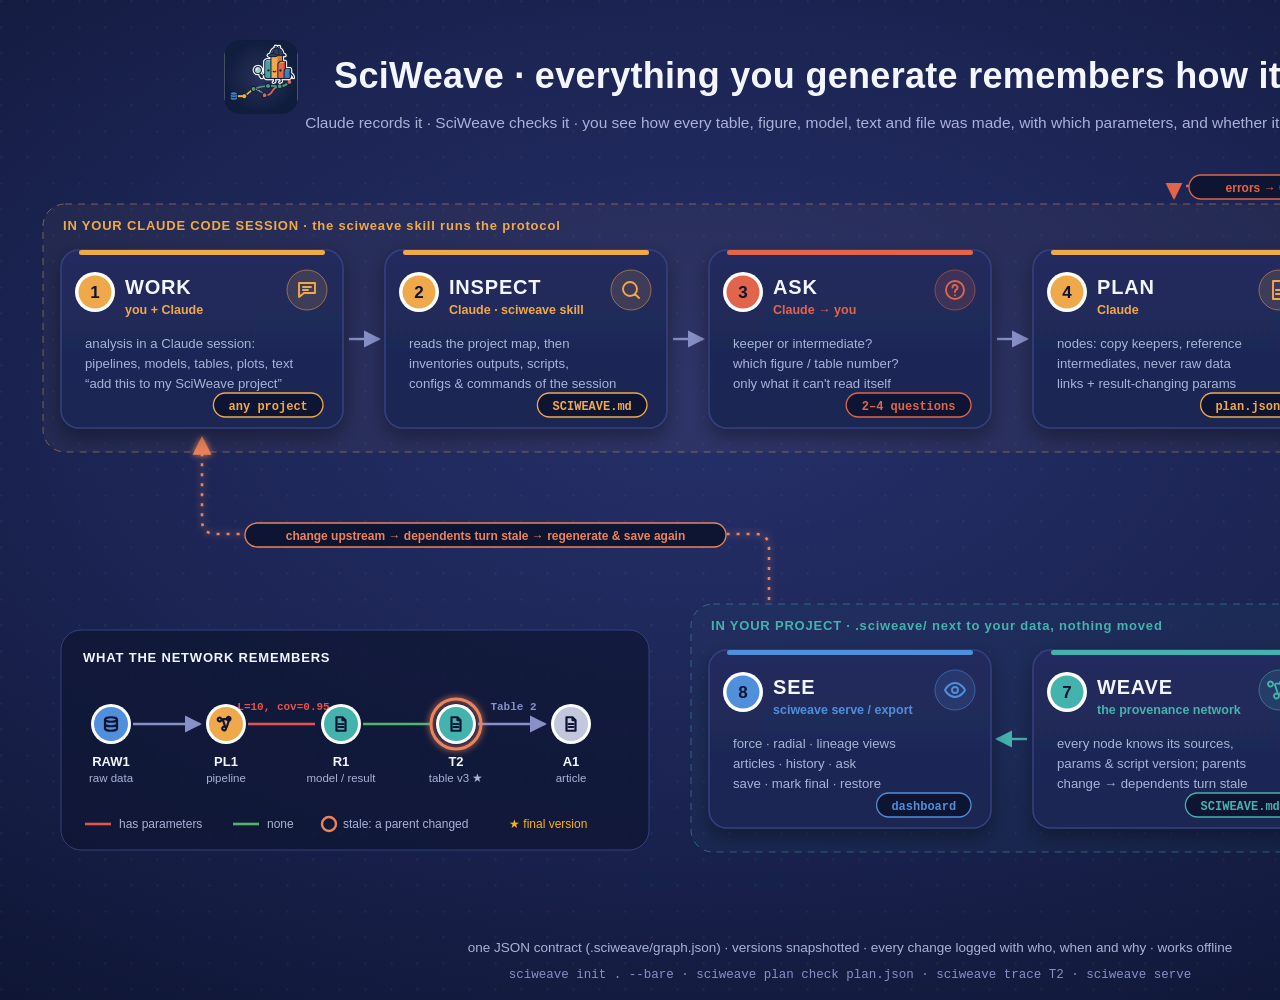
<file: assets/flowchart/flowchart.html>
<!doctype html><html><head><meta charset="utf-8"><style>html,body{margin:0;background:#0e1533}svg{display:block}</style></head><body><svg xmlns="http://www.w3.org/2000/svg" xmlns:xlink="http://www.w3.org/1999/xlink" viewBox="0 0 1700 1000" width="1700" height="1000"><defs>
  <radialGradient id="bg" cx="42%" cy="40%" r="75%"><stop offset="0" stop-color="#26306a"/><stop offset="0.55" stop-color="#1a2350"/><stop offset="1" stop-color="#0e1533"/></radialGradient>
  <linearGradient id="cardGrad" x1="0" y1="0" x2="0" y2="1"><stop offset="0" stop-color="#222c5e"/><stop offset="1" stop-color="#1c2552"/></linearGradient>
  <pattern id="dots" width="26" height="26" patternUnits="userSpaceOnUse"><circle cx="1.5" cy="1.5" r="1.2" fill="#ffffff" fill-opacity="0.045"/></pattern>
  <filter id="shadow" x="-10%" y="-10%" width="120%" height="130%"><feDropShadow dx="0" dy="8" stdDeviation="10" flood-color="#000" flood-opacity="0.35"/></filter>
  <filter id="glow" x="-20%" y="-20%" width="140%" height="140%"><feGaussianBlur stdDeviation="3" result="b"/><feMerge><feMergeNode in="b"/><feMergeNode in="SourceGraphic"/></feMerge></filter>
  <clipPath id="logoClip"><rect x="0" y="0" width="74" height="74" rx="16"/></clipPath>
  <marker id="ah8791c8" viewBox="0 -5 10 10" refX="8" refY="0" markerWidth="8" markerHeight="8" orient="auto"><path d="M0,-4.5L9,0L0,4.5Z" fill="#8791c8"/></marker><marker id="ahf0a94a" viewBox="0 -5 10 10" refX="8" refY="0" markerWidth="8" markerHeight="8" orient="auto"><path d="M0,-4.5L9,0L0,4.5Z" fill="#f0a94a"/></marker><marker id="ahe2644a" viewBox="0 -5 10 10" refX="8" refY="0" markerWidth="8" markerHeight="8" orient="auto"><path d="M0,-4.5L9,0L0,4.5Z" fill="#e2644a"/></marker><marker id="ah44b3ad" viewBox="0 -5 10 10" refX="8" refY="0" markerWidth="8" markerHeight="8" orient="auto"><path d="M0,-4.5L9,0L0,4.5Z" fill="#44b3ad"/></marker><marker id="ah4f8fdb" viewBox="0 -5 10 10" refX="8" refY="0" markerWidth="8" markerHeight="8" orient="auto"><path d="M0,-4.5L9,0L0,4.5Z" fill="#4f8fdb"/></marker><marker id="ahec835a" viewBox="0 -5 10 10" refX="8" refY="0" markerWidth="8" markerHeight="8" orient="auto"><path d="M0,-4.5L9,0L0,4.5Z" fill="#ec835a"/></marker>
</defs><rect width="1700" height="1000" fill="url(#bg)"/><rect width="1700" height="1000" fill="url(#dots)"/><g transform="translate(224,40)"><image href="[data-uri]" xlink:href="[data-uri]" width="74" height="74" clip-path="url(#logoClip)"/></g><text x="900" y="88" font-size="36" font-weight="800" fill="#f3f5ff" text-anchor="middle" font-family="Inter, 'Segoe UI', Helvetica, Arial, sans-serif" letter-spacing="0.3" opacity="1">SciWeave · everything you generate remembers how it was made</text><text x="850" y="128" font-size="15.5" font-weight="400" fill="#aab2d8" text-anchor="middle" font-family="Inter, 'Segoe UI', Helvetica, Arial, sans-serif" letter-spacing="0" opacity="1">Claude records it  ·  SciWeave checks it  ·  you see how every table, figure, model, text and file was made, with which parameters, and whether it is still up to date</text><rect x="43" y="204" width="1290" height="248" rx="22" fill="#f0a94a" fill-opacity="0.04" stroke="#f0a94a" stroke-opacity="0.45" stroke-dasharray="7 6"/><text x="63" y="230" font-size="13" font-weight="800" fill="#f0a94a" text-anchor="start" font-family="Inter, 'Segoe UI', Helvetica, Arial, sans-serif" letter-spacing="0.8" opacity="1">IN YOUR CLAUDE CODE SESSION · the sciweave skill runs the protocol</text><rect x="691" y="604" width="966" height="248" rx="22" fill="#44b3ad" fill-opacity="0.04" stroke="#44b3ad" stroke-opacity="0.45" stroke-dasharray="7 6"/><text x="711" y="630" font-size="13" font-weight="800" fill="#44b3ad" text-anchor="start" font-family="Inter, 'Segoe UI', Helvetica, Arial, sans-serif" letter-spacing="0.8" opacity="1">IN YOUR PROJECT · .sciweave/ next to your data, nothing moved</text><path d="M349,339 L379,339" fill="none" stroke="#8791c8" stroke-width="2.4"  marker-end="url(#ah8791c8)" /><path d="M673,339 L703,339" fill="none" stroke="#8791c8" stroke-width="2.4"  marker-end="url(#ah8791c8)" /><path d="M997,339 L1027,339" fill="none" stroke="#8791c8" stroke-width="2.4"  marker-end="url(#ah8791c8)" /><path d="M1321,339 L1351,339" fill="none" stroke="#44b3ad" stroke-width="2.4"  marker-end="url(#ah44b3ad)" /><path d="M1538,248 L1538,186 L1174,186 L1174,198" fill="none" stroke="#e2644a" stroke-width="2.4" stroke-dasharray="8 6" marker-end="url(#ahe2644a)" /><rect x="1189" y="175" width="334" height="24" rx="12" fill="#0e1533" stroke="#e2644a" stroke-width="1.3"/><text x="1356" y="192" font-size="12" font-weight="600" fill="#e2644a" text-anchor="middle" font-family="Inter, 'Segoe UI', Helvetica, Arial, sans-serif" letter-spacing="0" opacity="1">errors → Claude fixes the plan → check again</text><path d="M1498,434 L1498,596" fill="none" stroke="#e2644a" stroke-width="2.6"  marker-end="url(#ahe2644a)" /><rect x="1439.5" y="505" width="117" height="24" rx="12" fill="#0e1533" stroke="#e2644a" stroke-width="1.3"/><text x="1498" y="522" font-size="12" font-weight="600" fill="#e2644a" text-anchor="middle" font-family="Inter, 'Segoe UI', Helvetica, Arial, sans-serif" letter-spacing="0" opacity="1">you approve ✓</text><path d="M1351,739 L1321,739" fill="none" stroke="#44b3ad" stroke-width="2.4"  marker-end="url(#ah44b3ad)" /><path d="M1027,739 L997,739" fill="none" stroke="#44b3ad" stroke-width="2.4"  marker-end="url(#ah44b3ad)" /><path d="M769,600 L769,548 Q769,534 755,534 L216,534 Q202,534 202,520 L202,438" fill="none" stroke="#ec835a" stroke-width="2.6" stroke-dasharray="3 7" marker-end="url(#ahec835a)" filter="url(#glow)"/><rect x="245" y="523" width="481" height="24" rx="12" fill="#0e1533" stroke="#ec835a" stroke-width="1.3"/><text x="485.5" y="540" font-size="12" font-weight="600" fill="#ec835a" text-anchor="middle" font-family="Inter, 'Segoe UI', Helvetica, Arial, sans-serif" letter-spacing="0" opacity="1">change upstream → dependents turn stale → regenerate &amp; save again</text><g filter="url(#shadow)"><rect x="61" y="250" width="282" height="178" rx="18" fill="url(#cardGrad)" stroke="#34407e" stroke-width="1.5"/></g><rect x="79" y="250" width="246" height="5" rx="2.5" fill="#f0a94a"/><circle cx="95" cy="292" r="20" fill="#ffffff"/><circle cx="95" cy="292" r="16.5" fill="#f0a94a"/><text x="95" y="298" font-size="17" font-weight="800" fill="#0e1533" text-anchor="middle" font-family="Inter, 'Segoe UI', Helvetica, Arial, sans-serif" letter-spacing="0" opacity="1">1</text><text x="125" y="294" font-size="20" font-weight="800" fill="#f3f5ff" text-anchor="start" font-family="Inter, 'Segoe UI', Helvetica, Arial, sans-serif" letter-spacing="0.8" opacity="1">WORK</text><text x="125" y="314" font-size="12.5" font-weight="600" fill="#f0a94a" text-anchor="start" font-family="Inter, 'Segoe UI', Helvetica, Arial, sans-serif" letter-spacing="0" opacity="1">you + Claude</text><circle cx="307" cy="290" r="20" fill="#f0a94a" fill-opacity="0.14" stroke="#f0a94a" stroke-opacity="0.5"/><g transform="translate(295,278) scale(1)"><path d="M4 5h16v10H9l-5 4zM8 9h8M8 12h5" fill="none" stroke="#f0a94a" stroke-width="1.8999999999999997" stroke-linecap="round" stroke-linejoin="round"/></g><text x="85" y="348" font-size="13.2" font-weight="400" fill="#aab2d8" text-anchor="start" font-family="Inter, 'Segoe UI', Helvetica, Arial, sans-serif" letter-spacing="0" opacity="1">analysis in a Claude session:</text><text x="85" y="368" font-size="13.2" font-weight="400" fill="#aab2d8" text-anchor="start" font-family="Inter, 'Segoe UI', Helvetica, Arial, sans-serif" letter-spacing="0" opacity="1">pipelines, models, tables, plots, text</text><text x="85" y="388" font-size="13.2" font-weight="400" fill="#aab2d8" text-anchor="start" font-family="Inter, 'Segoe UI', Helvetica, Arial, sans-serif" letter-spacing="0" opacity="1">“add this to my SciWeave project”</text><rect x="213.39999999999998" y="393" width="109.6" height="24" rx="12" fill="#0e1533" stroke="#f0a94a" stroke-width="1.3"/><text x="268.2" y="410" font-size="12" font-weight="600" fill="#f0a94a" text-anchor="middle" font-family="'JetBrains Mono', Consolas, Menlo, monospace" letter-spacing="0" opacity="1">any project</text><g filter="url(#shadow)"><rect x="385" y="250" width="282" height="178" rx="18" fill="url(#cardGrad)" stroke="#34407e" stroke-width="1.5"/></g><rect x="403" y="250" width="246" height="5" rx="2.5" fill="#f0a94a"/><circle cx="419" cy="292" r="20" fill="#ffffff"/><circle cx="419" cy="292" r="16.5" fill="#f0a94a"/><text x="419" y="298" font-size="17" font-weight="800" fill="#0e1533" text-anchor="middle" font-family="Inter, 'Segoe UI', Helvetica, Arial, sans-serif" letter-spacing="0" opacity="1">2</text><text x="449" y="294" font-size="20" font-weight="800" fill="#f3f5ff" text-anchor="start" font-family="Inter, 'Segoe UI', Helvetica, Arial, sans-serif" letter-spacing="0.8" opacity="1">INSPECT</text><text x="449" y="314" font-size="12.5" font-weight="600" fill="#f0a94a" text-anchor="start" font-family="Inter, 'Segoe UI', Helvetica, Arial, sans-serif" letter-spacing="0" opacity="1">Claude · sciweave skill</text><circle cx="631" cy="290" r="20" fill="#f0a94a" fill-opacity="0.14" stroke="#f0a94a" stroke-opacity="0.5"/><g transform="translate(619,278) scale(1)"><path d="M11 4a7 7 0 1 0 0 14 7 7 0 0 0 0-14zM20 20l-4-4" fill="none" stroke="#f0a94a" stroke-width="1.8999999999999997" stroke-linecap="round" stroke-linejoin="round"/></g><text x="409" y="348" font-size="13.2" font-weight="400" fill="#aab2d8" text-anchor="start" font-family="Inter, 'Segoe UI', Helvetica, Arial, sans-serif" letter-spacing="0" opacity="1">reads the project map, then</text><text x="409" y="368" font-size="13.2" font-weight="400" fill="#aab2d8" text-anchor="start" font-family="Inter, 'Segoe UI', Helvetica, Arial, sans-serif" letter-spacing="0" opacity="1">inventories outputs, scripts,</text><text x="409" y="388" font-size="13.2" font-weight="400" fill="#aab2d8" text-anchor="start" font-family="Inter, 'Segoe UI', Helvetica, Arial, sans-serif" letter-spacing="0" opacity="1">configs &amp; commands of the session</text><rect x="537.4000000000001" y="393" width="109.6" height="24" rx="12" fill="#0e1533" stroke="#f0a94a" stroke-width="1.3"/><text x="592.2" y="410" font-size="12" font-weight="600" fill="#f0a94a" text-anchor="middle" font-family="'JetBrains Mono', Consolas, Menlo, monospace" letter-spacing="0" opacity="1">SCIWEAVE.md</text><g filter="url(#shadow)"><rect x="709" y="250" width="282" height="178" rx="18" fill="url(#cardGrad)" stroke="#34407e" stroke-width="1.5"/></g><rect x="727" y="250" width="246" height="5" rx="2.5" fill="#e2644a"/><circle cx="743" cy="292" r="20" fill="#ffffff"/><circle cx="743" cy="292" r="16.5" fill="#e2644a"/><text x="743" y="298" font-size="17" font-weight="800" fill="#0e1533" text-anchor="middle" font-family="Inter, 'Segoe UI', Helvetica, Arial, sans-serif" letter-spacing="0" opacity="1">3</text><text x="773" y="294" font-size="20" font-weight="800" fill="#f3f5ff" text-anchor="start" font-family="Inter, 'Segoe UI', Helvetica, Arial, sans-serif" letter-spacing="0.8" opacity="1">ASK</text><text x="773" y="314" font-size="12.5" font-weight="600" fill="#e2644a" text-anchor="start" font-family="Inter, 'Segoe UI', Helvetica, Arial, sans-serif" letter-spacing="0" opacity="1">Claude → you</text><circle cx="955" cy="290" r="20" fill="#e2644a" fill-opacity="0.14" stroke="#e2644a" stroke-opacity="0.5"/><g transform="translate(943,278) scale(1)"><path d="M12 21a9 9 0 1 0 0-18 9 9 0 0 0 0 18zM9.5 9.5a2.5 2.5 0 1 1 3.5 2.3c-.6.3-1 .8-1 1.5V14M12 17.2v.1" fill="none" stroke="#e2644a" stroke-width="1.8999999999999997" stroke-linecap="round" stroke-linejoin="round"/></g><text x="733" y="348" font-size="13.2" font-weight="400" fill="#aab2d8" text-anchor="start" font-family="Inter, 'Segoe UI', Helvetica, Arial, sans-serif" letter-spacing="0" opacity="1">keeper or intermediate?</text><text x="733" y="368" font-size="13.2" font-weight="400" fill="#aab2d8" text-anchor="start" font-family="Inter, 'Segoe UI', Helvetica, Arial, sans-serif" letter-spacing="0" opacity="1">which figure / table number?</text><text x="733" y="388" font-size="13.2" font-weight="400" fill="#aab2d8" text-anchor="start" font-family="Inter, 'Segoe UI', Helvetica, Arial, sans-serif" letter-spacing="0" opacity="1">only what it can't read itself</text><rect x="846.2" y="393" width="124.8" height="24" rx="12" fill="#0e1533" stroke="#e2644a" stroke-width="1.3"/><text x="908.6" y="410" font-size="12" font-weight="600" fill="#e2644a" text-anchor="middle" font-family="'JetBrains Mono', Consolas, Menlo, monospace" letter-spacing="0" opacity="1">2–4 questions</text><g filter="url(#shadow)"><rect x="1033" y="250" width="282" height="178" rx="18" fill="url(#cardGrad)" stroke="#34407e" stroke-width="1.5"/></g><rect x="1051" y="250" width="246" height="5" rx="2.5" fill="#f0a94a"/><circle cx="1067" cy="292" r="20" fill="#ffffff"/><circle cx="1067" cy="292" r="16.5" fill="#f0a94a"/><text x="1067" y="298" font-size="17" font-weight="800" fill="#0e1533" text-anchor="middle" font-family="Inter, 'Segoe UI', Helvetica, Arial, sans-serif" letter-spacing="0" opacity="1">4</text><text x="1097" y="294" font-size="20" font-weight="800" fill="#f3f5ff" text-anchor="start" font-family="Inter, 'Segoe UI', Helvetica, Arial, sans-serif" letter-spacing="0.8" opacity="1">PLAN</text><text x="1097" y="314" font-size="12.5" font-weight="600" fill="#f0a94a" text-anchor="start" font-family="Inter, 'Segoe UI', Helvetica, Arial, sans-serif" letter-spacing="0" opacity="1">Claude</text><circle cx="1279" cy="290" r="20" fill="#f0a94a" fill-opacity="0.14" stroke="#f0a94a" stroke-opacity="0.5"/><g transform="translate(1267,278) scale(1)"><path d="M14 3H6v18h12V7zM14 3v4h4M9 12h6M9 16h6" fill="none" stroke="#f0a94a" stroke-width="1.8999999999999997" stroke-linecap="round" stroke-linejoin="round"/></g><text x="1057" y="348" font-size="13.2" font-weight="400" fill="#aab2d8" text-anchor="start" font-family="Inter, 'Segoe UI', Helvetica, Arial, sans-serif" letter-spacing="0" opacity="1">nodes: copy keepers, reference</text><text x="1057" y="368" font-size="13.2" font-weight="400" fill="#aab2d8" text-anchor="start" font-family="Inter, 'Segoe UI', Helvetica, Arial, sans-serif" letter-spacing="0" opacity="1">intermediates, never raw data</text><text x="1057" y="388" font-size="13.2" font-weight="400" fill="#aab2d8" text-anchor="start" font-family="Inter, 'Segoe UI', Helvetica, Arial, sans-serif" letter-spacing="0" opacity="1">links + result-changing params</text><rect x="1200.6" y="393" width="94.39999999999999" height="24" rx="12" fill="#0e1533" stroke="#f0a94a" stroke-width="1.3"/><text x="1247.8" y="410" font-size="12" font-weight="600" fill="#f0a94a" text-anchor="middle" font-family="'JetBrains Mono', Consolas, Menlo, monospace" letter-spacing="0" opacity="1">plan.json</text><g filter="url(#shadow)"><rect x="1357" y="250" width="282" height="178" rx="18" fill="url(#cardGrad)" stroke="#34407e" stroke-width="1.5"/></g><rect x="1375" y="250" width="246" height="5" rx="2.5" fill="#44b3ad"/><circle cx="1391" cy="292" r="20" fill="#ffffff"/><circle cx="1391" cy="292" r="16.5" fill="#44b3ad"/><text x="1391" y="298" font-size="17" font-weight="800" fill="#0e1533" text-anchor="middle" font-family="Inter, 'Segoe UI', Helvetica, Arial, sans-serif" letter-spacing="0" opacity="1">5</text><text x="1421" y="294" font-size="20" font-weight="800" fill="#f3f5ff" text-anchor="start" font-family="Inter, 'Segoe UI', Helvetica, Arial, sans-serif" letter-spacing="0.8" opacity="1">CHECK</text><text x="1421" y="314" font-size="12.5" font-weight="600" fill="#44b3ad" text-anchor="start" font-family="Inter, 'Segoe UI', Helvetica, Arial, sans-serif" letter-spacing="0" opacity="1">sciweave plan check</text><circle cx="1603" cy="290" r="20" fill="#44b3ad" fill-opacity="0.14" stroke="#44b3ad" stroke-opacity="0.5"/><g transform="translate(1591,278) scale(1)"><path d="M12 3l8 3v6c0 4.5-3.4 8-8 9-4.6-1-8-4.5-8-9V6zM8.5 12l2.5 2.5 4.5-5" fill="none" stroke="#44b3ad" stroke-width="1.8999999999999997" stroke-linecap="round" stroke-linejoin="round"/></g><text x="1381" y="348" font-size="13.2" font-weight="400" fill="#aab2d8" text-anchor="start" font-family="Inter, 'Segoe UI', Helvetica, Arial, sans-serif" letter-spacing="0" opacity="1">paths, cycles, unknown ids,</text><text x="1381" y="368" font-size="13.2" font-weight="400" fill="#aab2d8" text-anchor="start" font-family="Inter, 'Segoe UI', Helvetica, Arial, sans-serif" letter-spacing="0" opacity="1">cosmetic params (font_size, dpi),</text><text x="1381" y="388" font-size="13.2" font-weight="400" fill="#aab2d8" text-anchor="start" font-family="Inter, 'Segoe UI', Helvetica, Arial, sans-serif" letter-spacing="0" opacity="1">outputs with no provenance</text><rect x="1501.8000000000002" y="393" width="117.19999999999999" height="24" rx="12" fill="#0e1533" stroke="#44b3ad" stroke-width="1.3"/><text x="1560.4" y="410" font-size="12" font-weight="600" fill="#44b3ad" text-anchor="middle" font-family="'JetBrains Mono', Consolas, Menlo, monospace" letter-spacing="0" opacity="1">ERROR · WARN</text><g filter="url(#shadow)"><rect x="1357" y="650" width="282" height="178" rx="18" fill="url(#cardGrad)" stroke="#34407e" stroke-width="1.5"/></g><rect x="1375" y="650" width="246" height="5" rx="2.5" fill="#44b3ad"/><circle cx="1391" cy="692" r="20" fill="#ffffff"/><circle cx="1391" cy="692" r="16.5" fill="#44b3ad"/><text x="1391" y="698" font-size="17" font-weight="800" fill="#0e1533" text-anchor="middle" font-family="Inter, 'Segoe UI', Helvetica, Arial, sans-serif" letter-spacing="0" opacity="1">6</text><text x="1421" y="694" font-size="20" font-weight="800" fill="#f3f5ff" text-anchor="start" font-family="Inter, 'Segoe UI', Helvetica, Arial, sans-serif" letter-spacing="0.8" opacity="1">APPLY</text><text x="1421" y="714" font-size="12.5" font-weight="600" fill="#44b3ad" text-anchor="start" font-family="Inter, 'Segoe UI', Helvetica, Arial, sans-serif" letter-spacing="0" opacity="1">sciweave plan apply</text><circle cx="1603" cy="690" r="20" fill="#44b3ad" fill-opacity="0.14" stroke="#44b3ad" stroke-opacity="0.5"/><g transform="translate(1591,678) scale(1)"><path d="M4 6c0-1.7 3.6-3 8-3s8 1.3 8 3-3.6 3-8 3-8-1.3-8-3zM4 6v12c0 1.7 3.6 3 8 3s8-1.3 8-3V6M4 12c0 1.7 3.6 3 8 3s8-1.3 8-3" fill="none" stroke="#44b3ad" stroke-width="1.8999999999999997" stroke-linecap="round" stroke-linejoin="round"/></g><text x="1381" y="748" font-size="13.2" font-weight="400" fill="#aab2d8" text-anchor="start" font-family="Inter, 'Segoe UI', Helvetica, Arial, sans-serif" letter-spacing="0" opacity="1">snapshot versions, log history</text><text x="1381" y="768" font-size="13.2" font-weight="400" fill="#aab2d8" text-anchor="start" font-family="Inter, 'Segoe UI', Helvetica, Arial, sans-serif" letter-spacing="0" opacity="1">(who · when · why), keep the plan,</text><text x="1381" y="788" font-size="13.2" font-weight="400" fill="#aab2d8" text-anchor="start" font-family="Inter, 'Segoe UI', Helvetica, Arial, sans-serif" letter-spacing="0" opacity="1">roll back on any failure</text><rect x="1441" y="793" width="178" height="24" rx="12" fill="#0e1533" stroke="#44b3ad" stroke-width="1.3"/><text x="1530" y="810" font-size="12" font-weight="600" fill="#44b3ad" text-anchor="middle" font-family="'JetBrains Mono', Consolas, Menlo, monospace" letter-spacing="0" opacity="1">.sciweave/graph.json</text><g filter="url(#shadow)"><rect x="1033" y="650" width="282" height="178" rx="18" fill="url(#cardGrad)" stroke="#34407e" stroke-width="1.5"/></g><rect x="1051" y="650" width="246" height="5" rx="2.5" fill="#44b3ad"/><circle cx="1067" cy="692" r="20" fill="#ffffff"/><circle cx="1067" cy="692" r="16.5" fill="#44b3ad"/><text x="1067" y="698" font-size="17" font-weight="800" fill="#0e1533" text-anchor="middle" font-family="Inter, 'Segoe UI', Helvetica, Arial, sans-serif" letter-spacing="0" opacity="1">7</text><text x="1097" y="694" font-size="20" font-weight="800" fill="#f3f5ff" text-anchor="start" font-family="Inter, 'Segoe UI', Helvetica, Arial, sans-serif" letter-spacing="0.8" opacity="1">WEAVE</text><text x="1097" y="714" font-size="12.5" font-weight="600" fill="#44b3ad" text-anchor="start" font-family="Inter, 'Segoe UI', Helvetica, Arial, sans-serif" letter-spacing="0" opacity="1">the provenance network</text><circle cx="1279" cy="690" r="20" fill="#44b3ad" fill-opacity="0.14" stroke="#44b3ad" stroke-opacity="0.5"/><g transform="translate(1267,678) scale(1)"><path d="M6 6a2.5 2.5 0 1 0 0 .1M18 5a2.5 2.5 0 1 0 0 .1M12 18a2.5 2.5 0 1 0 0 .1M8 7l3 9M16 7l-3 9M8.5 5.6h7" fill="none" stroke="#44b3ad" stroke-width="1.8999999999999997" stroke-linecap="round" stroke-linejoin="round"/></g><text x="1057" y="748" font-size="13.2" font-weight="400" fill="#aab2d8" text-anchor="start" font-family="Inter, 'Segoe UI', Helvetica, Arial, sans-serif" letter-spacing="0" opacity="1">every node knows its sources,</text><text x="1057" y="768" font-size="13.2" font-weight="400" fill="#aab2d8" text-anchor="start" font-family="Inter, 'Segoe UI', Helvetica, Arial, sans-serif" letter-spacing="0" opacity="1">params &amp; script version; parents</text><text x="1057" y="788" font-size="13.2" font-weight="400" fill="#aab2d8" text-anchor="start" font-family="Inter, 'Segoe UI', Helvetica, Arial, sans-serif" letter-spacing="0" opacity="1">change → dependents turn stale</text><rect x="1185.4" y="793" width="109.6" height="24" rx="12" fill="#0e1533" stroke="#44b3ad" stroke-width="1.3"/><text x="1240.2" y="810" font-size="12" font-weight="600" fill="#44b3ad" text-anchor="middle" font-family="'JetBrains Mono', Consolas, Menlo, monospace" letter-spacing="0" opacity="1">SCIWEAVE.md</text><g filter="url(#shadow)"><rect x="709" y="650" width="282" height="178" rx="18" fill="url(#cardGrad)" stroke="#34407e" stroke-width="1.5"/></g><rect x="727" y="650" width="246" height="5" rx="2.5" fill="#4f8fdb"/><circle cx="743" cy="692" r="20" fill="#ffffff"/><circle cx="743" cy="692" r="16.5" fill="#4f8fdb"/><text x="743" y="698" font-size="17" font-weight="800" fill="#0e1533" text-anchor="middle" font-family="Inter, 'Segoe UI', Helvetica, Arial, sans-serif" letter-spacing="0" opacity="1">8</text><text x="773" y="694" font-size="20" font-weight="800" fill="#f3f5ff" text-anchor="start" font-family="Inter, 'Segoe UI', Helvetica, Arial, sans-serif" letter-spacing="0.8" opacity="1">SEE</text><text x="773" y="714" font-size="12.5" font-weight="600" fill="#4f8fdb" text-anchor="start" font-family="Inter, 'Segoe UI', Helvetica, Arial, sans-serif" letter-spacing="0" opacity="1">sciweave serve / export</text><circle cx="955" cy="690" r="20" fill="#4f8fdb" fill-opacity="0.14" stroke="#4f8fdb" stroke-opacity="0.5"/><g transform="translate(943,678) scale(1)"><path d="M2 12s3.5-7 10-7 10 7 10 7-3.5 7-10 7S2 12 2 12zM12 9a3 3 0 1 0 0 6 3 3 0 0 0 0-6z" fill="none" stroke="#4f8fdb" stroke-width="1.8999999999999997" stroke-linecap="round" stroke-linejoin="round"/></g><text x="733" y="748" font-size="13.2" font-weight="400" fill="#aab2d8" text-anchor="start" font-family="Inter, 'Segoe UI', Helvetica, Arial, sans-serif" letter-spacing="0" opacity="1">force · radial · lineage views</text><text x="733" y="768" font-size="13.2" font-weight="400" fill="#aab2d8" text-anchor="start" font-family="Inter, 'Segoe UI', Helvetica, Arial, sans-serif" letter-spacing="0" opacity="1">articles · history · ask</text><text x="733" y="788" font-size="13.2" font-weight="400" fill="#aab2d8" text-anchor="start" font-family="Inter, 'Segoe UI', Helvetica, Arial, sans-serif" letter-spacing="0" opacity="1">save · mark final · restore</text><rect x="876.5999999999999" y="793" width="94.39999999999999" height="24" rx="12" fill="#0e1533" stroke="#4f8fdb" stroke-width="1.3"/><text x="923.8" y="810" font-size="12" font-weight="600" fill="#4f8fdb" text-anchor="middle" font-family="'JetBrains Mono', Consolas, Menlo, monospace" letter-spacing="0" opacity="1">dashboard</text><rect x="61" y="630" width="588" height="220" rx="20" fill="#0e1533" fill-opacity="0.72" stroke="#34407e"/><text x="83" y="662" font-size="13" font-weight="800" fill="#f3f5ff" text-anchor="start" font-family="Inter, 'Segoe UI', Helvetica, Arial, sans-serif" letter-spacing="0.8" opacity="1">WHAT THE NETWORK REMEMBERS</text><path d="M133,724 L200,724" stroke="#8791c8" stroke-width="2.4" marker-end="url(#ah8791c8)"/><path d="M248,724 L315,724" stroke="#e5534b" stroke-width="2.4" marker-end="url(#ahe5534b)"/><text x="283.5" y="710" font-size="11" font-weight="600" fill="#e5534b" text-anchor="middle" font-family="'JetBrains Mono', Consolas, Menlo, monospace" letter-spacing="0" opacity="1">L=10, cov=0.95</text><path d="M363,724 L430,724" stroke="#52b36b" stroke-width="2.4" marker-end="url(#ah52b36b)"/><path d="M478,724 L545,724" stroke="#8791c8" stroke-width="2.4" marker-end="url(#ah8791c8)"/><text x="513.5" y="710" font-size="11" font-weight="600" fill="#8791c8" text-anchor="middle" font-family="'JetBrains Mono', Consolas, Menlo, monospace" letter-spacing="0" opacity="1">Table 2</text><circle cx="111" cy="724" r="20" fill="#ffffff"/><circle cx="111" cy="724" r="17" fill="#4f8fdb"/><g transform="translate(102,715) scale(0.75)"><path d="M4 6c0-1.7 3.6-3 8-3s8 1.3 8 3-3.6 3-8 3-8-1.3-8-3zM4 6v12c0 1.7 3.6 3 8 3s8-1.3 8-3V6M4 12c0 1.7 3.6 3 8 3s8-1.3 8-3" fill="none" stroke="#0e1533" stroke-width="2.9333333333333336" stroke-linecap="round" stroke-linejoin="round"/></g><text x="111" y="766" font-size="13" font-weight="800" fill="#f3f5ff" text-anchor="middle" font-family="Inter, 'Segoe UI', Helvetica, Arial, sans-serif" letter-spacing="0" opacity="1">RAW1</text><text x="111" y="782" font-size="11.5" font-weight="400" fill="#aab2d8" text-anchor="middle" font-family="Inter, 'Segoe UI', Helvetica, Arial, sans-serif" letter-spacing="0" opacity="1">raw data</text><circle cx="226" cy="724" r="20" fill="#ffffff"/><circle cx="226" cy="724" r="17" fill="#f0a94a"/><g transform="translate(217,715) scale(0.75)"><path d="M6 6a2.5 2.5 0 1 0 0 .1M18 5a2.5 2.5 0 1 0 0 .1M12 18a2.5 2.5 0 1 0 0 .1M8 7l3 9M16 7l-3 9M8.5 5.6h7" fill="none" stroke="#0e1533" stroke-width="2.9333333333333336" stroke-linecap="round" stroke-linejoin="round"/></g><text x="226" y="766" font-size="13" font-weight="800" fill="#f3f5ff" text-anchor="middle" font-family="Inter, 'Segoe UI', Helvetica, Arial, sans-serif" letter-spacing="0" opacity="1">PL1</text><text x="226" y="782" font-size="11.5" font-weight="400" fill="#aab2d8" text-anchor="middle" font-family="Inter, 'Segoe UI', Helvetica, Arial, sans-serif" letter-spacing="0" opacity="1">pipeline</text><circle cx="341" cy="724" r="20" fill="#ffffff"/><circle cx="341" cy="724" r="17" fill="#44b3ad"/><g transform="translate(332,715) scale(0.75)"><path d="M14 3H6v18h12V7zM14 3v4h4M9 12h6M9 16h6" fill="none" stroke="#0e1533" stroke-width="2.9333333333333336" stroke-linecap="round" stroke-linejoin="round"/></g><text x="341" y="766" font-size="13" font-weight="800" fill="#f3f5ff" text-anchor="middle" font-family="Inter, 'Segoe UI', Helvetica, Arial, sans-serif" letter-spacing="0" opacity="1">R1</text><text x="341" y="782" font-size="11.5" font-weight="400" fill="#aab2d8" text-anchor="middle" font-family="Inter, 'Segoe UI', Helvetica, Arial, sans-serif" letter-spacing="0" opacity="1">model / result</text><circle cx="456" cy="724" r="25" fill="none" stroke="#ec835a" stroke-width="3" filter="url(#glow)"/><circle cx="456" cy="724" r="20" fill="#ffffff"/><circle cx="456" cy="724" r="17" fill="#44b3ad"/><g transform="translate(447,715) scale(0.75)"><path d="M14 3H6v18h12V7zM14 3v4h4M9 12h6M9 16h6" fill="none" stroke="#0e1533" stroke-width="2.9333333333333336" stroke-linecap="round" stroke-linejoin="round"/></g><text x="456" y="766" font-size="13" font-weight="800" fill="#f3f5ff" text-anchor="middle" font-family="Inter, 'Segoe UI', Helvetica, Arial, sans-serif" letter-spacing="0" opacity="1">T2</text><text x="456" y="782" font-size="11.5" font-weight="400" fill="#aab2d8" text-anchor="middle" font-family="Inter, 'Segoe UI', Helvetica, Arial, sans-serif" letter-spacing="0" opacity="1">table v3 ★</text><circle cx="571" cy="724" r="20" fill="#ffffff"/><circle cx="571" cy="724" r="17" fill="#c3c7de"/><g transform="translate(562,715) scale(0.75)"><path d="M14 3H6v18h12V7zM14 3v4h4M9 12h6M9 16h6" fill="none" stroke="#0e1533" stroke-width="2.9333333333333336" stroke-linecap="round" stroke-linejoin="round"/></g><text x="571" y="766" font-size="13" font-weight="800" fill="#f3f5ff" text-anchor="middle" font-family="Inter, 'Segoe UI', Helvetica, Arial, sans-serif" letter-spacing="0" opacity="1">A1</text><text x="571" y="782" font-size="11.5" font-weight="400" fill="#aab2d8" text-anchor="middle" font-family="Inter, 'Segoe UI', Helvetica, Arial, sans-serif" letter-spacing="0" opacity="1">article</text><line x1="85" y1="824" x2="111" y2="824" stroke="#e5534b" stroke-width="2.6"/><text x="119" y="828" font-size="12" font-weight="400" fill="#aab2d8" text-anchor="start" font-family="Inter, 'Segoe UI', Helvetica, Arial, sans-serif" letter-spacing="0" opacity="1">has parameters</text><line x1="233" y1="824" x2="259" y2="824" stroke="#52b36b" stroke-width="2.6"/><text x="267" y="828" font-size="12" font-weight="400" fill="#aab2d8" text-anchor="start" font-family="Inter, 'Segoe UI', Helvetica, Arial, sans-serif" letter-spacing="0" opacity="1">none</text><circle cx="329" cy="824" r="7" fill="none" stroke="#ec835a" stroke-width="2.4"/><text x="343" y="828" font-size="12" font-weight="400" fill="#aab2d8" text-anchor="start" font-family="Inter, 'Segoe UI', Helvetica, Arial, sans-serif" letter-spacing="0" opacity="1">stale: a parent changed</text><text x="509" y="828" font-size="12" font-weight="400" fill="#fab219" text-anchor="start" font-family="Inter, 'Segoe UI', Helvetica, Arial, sans-serif" letter-spacing="0" opacity="1">★ final version</text><text x="850" y="952" font-size="13.5" font-weight="400" fill="#aab2d8" text-anchor="middle" font-family="Inter, 'Segoe UI', Helvetica, Arial, sans-serif" letter-spacing="0" opacity="1">one JSON contract (.sciweave/graph.json) · versions snapshotted · every change logged with who, when and why · works offline</text><text x="850" y="978" font-size="12.5" font-weight="400" fill="#8791c8" text-anchor="middle" font-family="'JetBrains Mono', Consolas, Menlo, monospace" letter-spacing="0" opacity="1">sciweave init . --bare   ·   sciweave plan check plan.json   ·   sciweave trace T2   ·   sciweave serve</text></svg></body></html>
</file>
